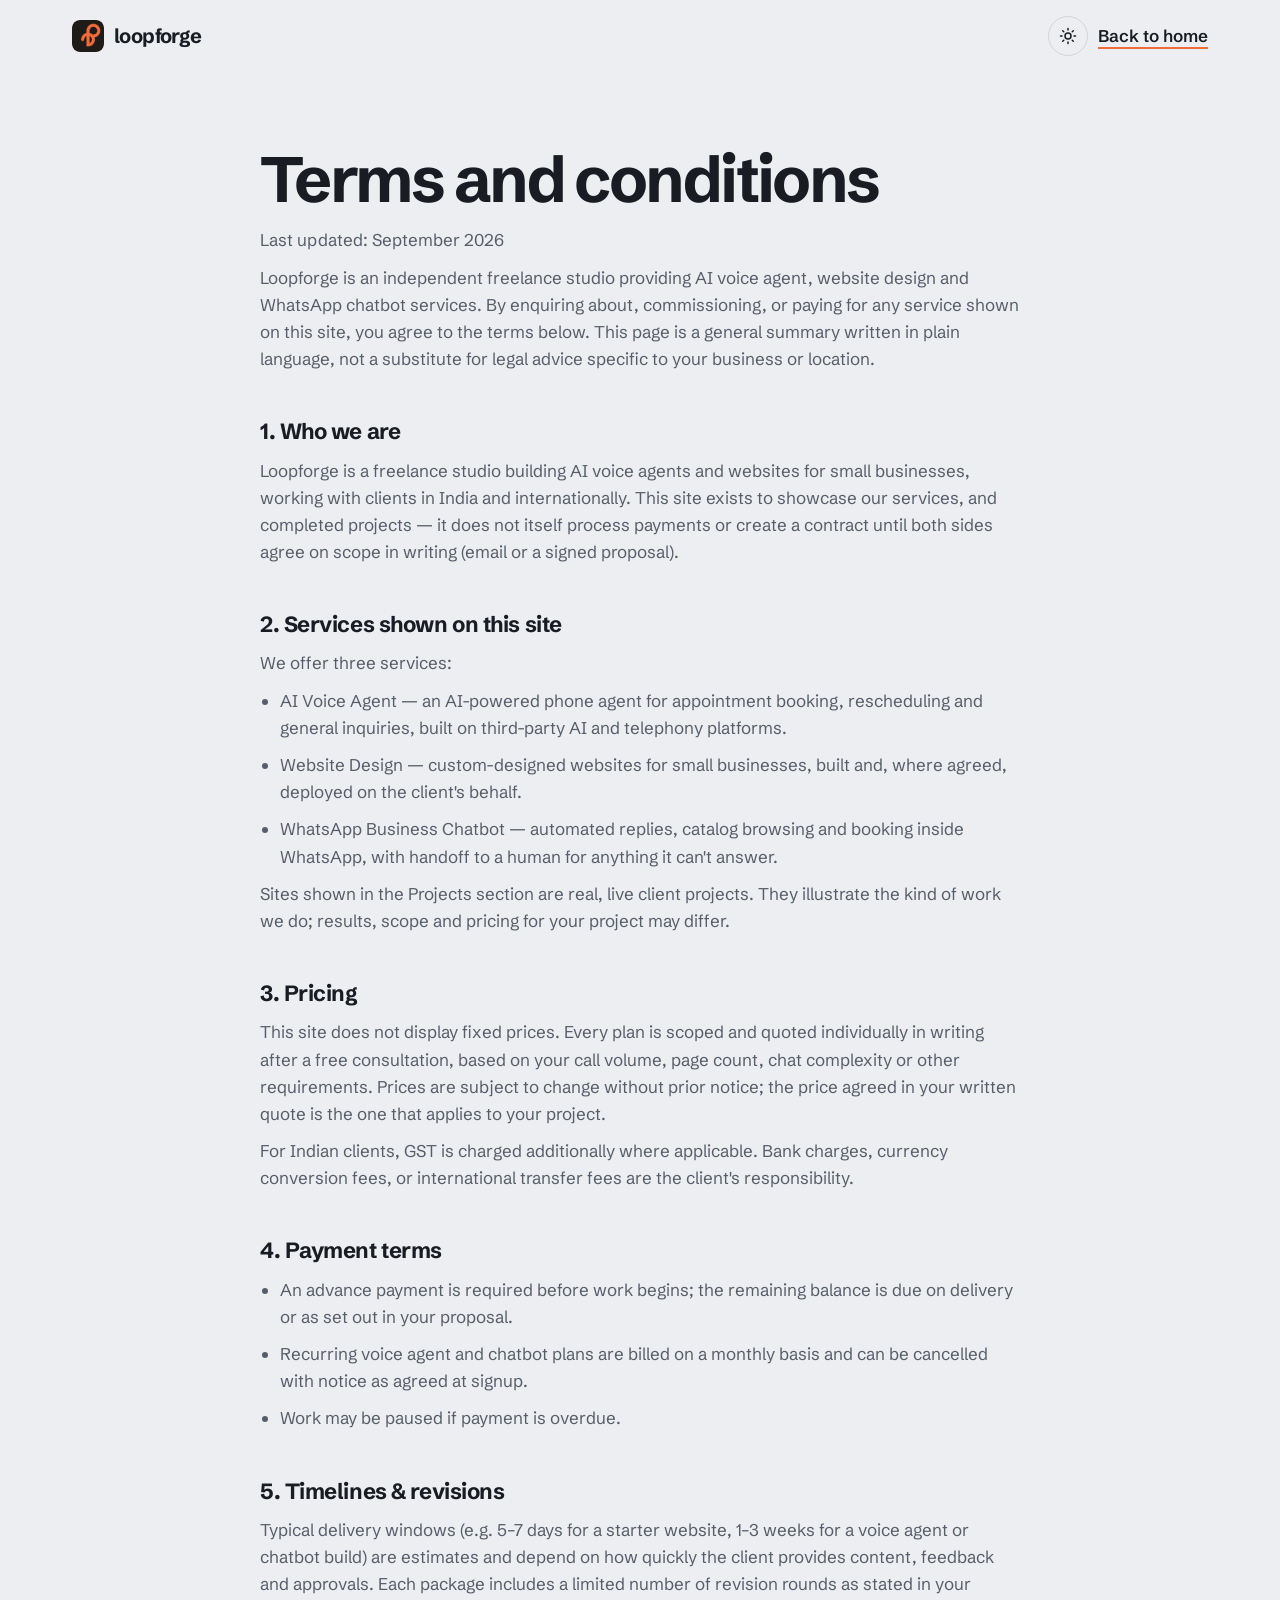
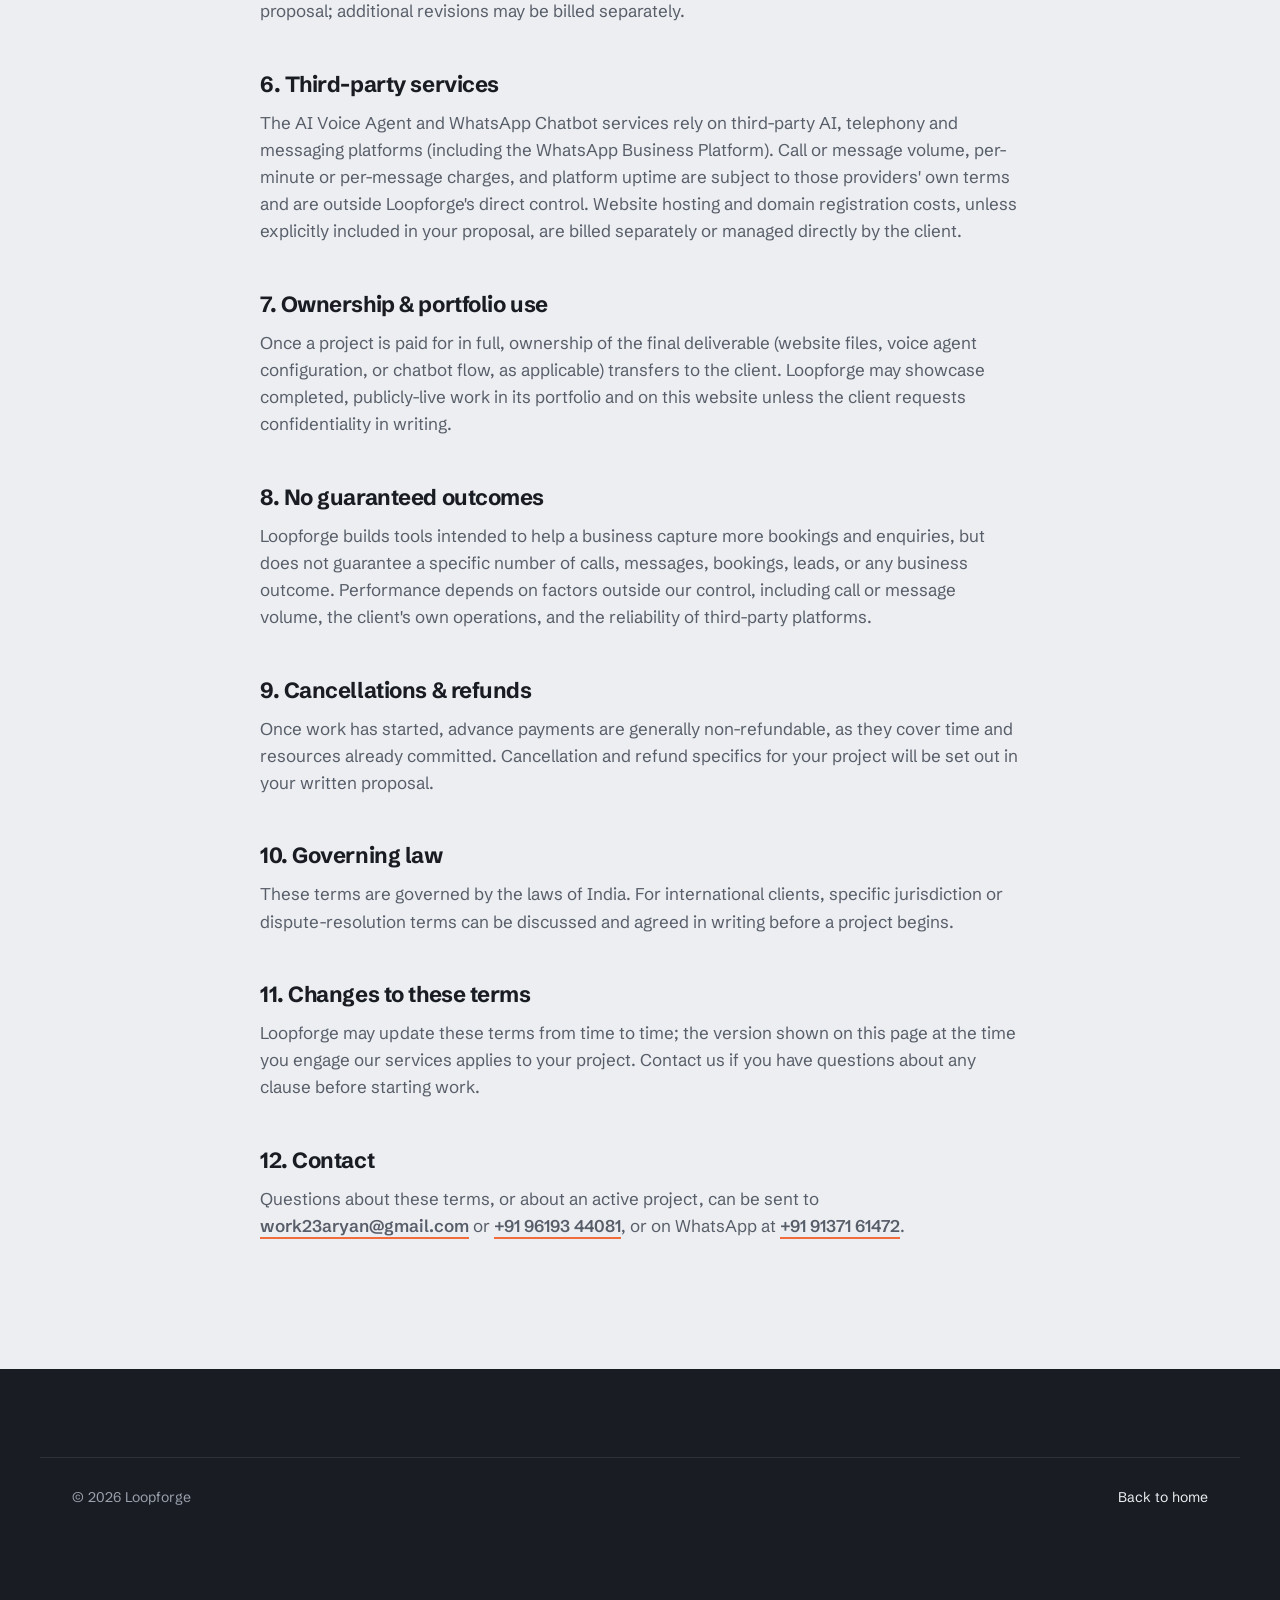
<file: terms.html>
<!doctype html>
<html lang="en">
<head>
<meta charset="utf-8">
<meta name="viewport" content="width=device-width, initial-scale=1">
<title>Terms and Conditions | Loopforge</title>
<meta name="description" content="Plain-language terms for Loopforge AI voice agent, website design and WhatsApp chatbot projects: pricing, payment, timelines, ownership and refunds.">
<link rel="canonical" href="https://loopforge.ai/terms.html">
<meta name="robots" content="index, follow">
<link rel="icon" href="images/logo.png" type="image/png">
<link rel="preconnect" href="https://fonts.googleapis.com">
<link rel="preconnect" href="https://fonts.gstatic.com" crossorigin>
<link href="https://fonts.googleapis.com/css2?family=Schibsted+Grotesk:wght@400;500;600;700;800&display=swap" rel="stylesheet">
<link rel="stylesheet" href="styles.css">
<script>
  (function () {
    var t = null;
    try { t = localStorage.getItem("loopforge-theme"); } catch (e) {}
    if (t !== "dark" && t !== "light") t = matchMedia("(prefers-color-scheme: dark)").matches ? "dark" : "light";
    document.documentElement.setAttribute("data-theme", t);
  })();
</script>
</head>
<body>

<header class="nav">
  <div class="wrap nav-inner">
    <a href="index.html" class="brand" aria-label="Loopforge home"><img src="images/logo.png" alt="" width="32" height="32">loopforge</a>
    <div class="nav-actions">
      <button type="button" id="theme-toggle" class="theme-toggle" aria-label="Switch light or dark theme">
        <svg class="i-sun" width="18" height="18" viewBox="0 0 24 24" fill="none" stroke="currentColor" stroke-width="2" stroke-linecap="round" stroke-linejoin="round" aria-hidden="true"><circle cx="12" cy="12" r="4" /><path d="M12 2v2" /><path d="M12 20v2" /><path d="m4.93 4.93 1.41 1.41" /><path d="m17.66 17.66 1.41 1.41" /><path d="M2 12h2" /><path d="M20 12h2" /><path d="m6.34 17.66-1.41 1.41" /><path d="m19.07 4.93-1.41 1.41" /></svg>
        <svg class="i-moon" width="18" height="18" viewBox="0 0 24 24" fill="none" stroke="currentColor" stroke-width="2" stroke-linecap="round" stroke-linejoin="round" aria-hidden="true"><path d="M12 3a6 6 0 0 0 9 9 9 9 0 1 1-9-9Z" /></svg>
      </button>
      <a href="index.html" class="link">Back to home</a>
    </div>
  </div>
</header>

<main class="wrap narrow legal">
  <h1>Terms and conditions</h1>
  <p>Last updated: September 2026</p>
  <p>Loopforge is an independent freelance studio providing AI voice agent, website design and WhatsApp chatbot services. By enquiring about, commissioning, or paying for any service shown on this site, you agree to the terms below. This page is a general summary written in plain language, not a substitute for legal advice specific to your business or location.</p>

  <h2>1. Who we are</h2>
  <p>Loopforge is a freelance studio building AI voice agents and websites for small businesses, working with clients in India and internationally. This site exists to showcase our services, and completed projects — it does not itself process payments or create a contract until both sides agree on scope in writing (email or a signed proposal).</p>

  <h2>2. Services shown on this site</h2>
  <p>We offer three services:</p>
  <ul>
    <li>AI Voice Agent — an AI-powered phone agent for appointment booking, rescheduling and general inquiries, built on third-party AI and telephony platforms.</li>
    <li>Website Design — custom-designed websites for small businesses, built and, where agreed, deployed on the client's behalf.</li>
    <li>WhatsApp Business Chatbot — automated replies, catalog browsing and booking inside WhatsApp, with handoff to a human for anything it can't answer.</li>
  </ul>
  <p>Sites shown in the Projects section are real, live client projects. They illustrate the kind of work we do; results, scope and pricing for your project may differ.</p>

  <h2>3. Pricing</h2>
  <p>This site does not display fixed prices. Every plan is scoped and quoted individually in writing after a free consultation, based on your call volume, page count, chat complexity or other requirements. Prices are subject to change without prior notice; the price agreed in your written quote is the one that applies to your project.</p>
  <p>For Indian clients, GST is charged additionally where applicable. Bank charges, currency conversion fees, or international transfer fees are the client's responsibility.</p>

  <h2>4. Payment terms</h2>
  <ul>
    <li>An advance payment is required before work begins; the remaining balance is due on delivery or as set out in your proposal.</li>
    <li>Recurring voice agent and chatbot plans are billed on a monthly basis and can be cancelled with notice as agreed at signup.</li>
    <li>Work may be paused if payment is overdue.</li>
  </ul>

  <h2>5. Timelines &amp; revisions</h2>
  <p>Typical delivery windows (e.g. 5–7 days for a starter website, 1–3 weeks for a voice agent or chatbot build) are estimates and depend on how quickly the client provides content, feedback and approvals. Each package includes a limited number of revision rounds as stated in your proposal; additional revisions may be billed separately.</p>

  <h2>6. Third-party services</h2>
  <p>The AI Voice Agent and WhatsApp Chatbot services rely on third-party AI, telephony and messaging platforms (including the WhatsApp Business Platform). Call or message volume, per-minute or per-message charges, and platform uptime are subject to those providers' own terms and are outside Loopforge's direct control. Website hosting and domain registration costs, unless explicitly included in your proposal, are billed separately or managed directly by the client.</p>

  <h2>7. Ownership &amp; portfolio use</h2>
  <p>Once a project is paid for in full, ownership of the final deliverable (website files, voice agent configuration, or chatbot flow, as applicable) transfers to the client. Loopforge may showcase completed, publicly-live work in its portfolio and on this website unless the client requests confidentiality in writing.</p>

  <h2>8. No guaranteed outcomes</h2>
  <p>Loopforge builds tools intended to help a business capture more bookings and enquiries, but does not guarantee a specific number of calls, messages, bookings, leads, or any business outcome. Performance depends on factors outside our control, including call or message volume, the client's own operations, and the reliability of third-party platforms.</p>

  <h2>9. Cancellations &amp; refunds</h2>
  <p>Once work has started, advance payments are generally non-refundable, as they cover time and resources already committed. Cancellation and refund specifics for your project will be set out in your written proposal.</p>

  <h2>10. Governing law</h2>
  <p>These terms are governed by the laws of India. For international clients, specific jurisdiction or dispute-resolution terms can be discussed and agreed in writing before a project begins.</p>

  <h2>11. Changes to these terms</h2>
  <p>Loopforge may update these terms from time to time; the version shown on this page at the time you engage our services applies to your project. Contact us if you have questions about any clause before starting work.</p>

  <h2>12. Contact</h2>
  <p>Questions about these terms, or about an active project, can be sent to <a class="link" href="mailto:work23aryan@gmail.com">work23aryan@gmail.com</a> or <a class="link" href="tel:+919619344081">+91 96193 44081</a>, or on WhatsApp at <a class="link" href="https://wa.me/919137161472" target="_blank" rel="noopener">+91 91371 61472</a>.</p>
</main>

<footer class="footer">
  <div class="wrap footer-bottom">
    <span>© 2026 Loopforge</span>
    <a href="index.html">Back to home</a>
  </div>
</footer>

<script src="script.js"></script>
</body>
</html>
</file>
<file: styles.css>
/* ==========================================================================
   Loopforge — stylesheet
   Palette: fog / graphite / forge orange (from the logo). One family: Schibsted Grotesk.
   ========================================================================== */

:root{
  --bg:#ECEEF1;
  --surface:#F7F8FA;
  --ink:#191C22;
  --ink-soft:#585E69;
  --line:rgba(25,28,34,0.12);
  --forge:#F26B3A;
  --forge-ink:#C24A1D;      /* orange text on light backgrounds (AA) */
  --live:#1F9D6B;
  --call-bg:#191C22;
  --call-ink:#EDEFF2;
  --call-soft:#9AA1AD;
  --call-line:rgba(237,239,242,0.1);
  --radius:18px;
  --wrap:1200px;
  color-scheme:light;
}
html[data-theme="dark"]{
  --bg:#121419;
  --surface:#1A1D24;
  --ink:#E9EBEF;
  --ink-soft:#A0A6B1;
  --line:rgba(233,235,239,0.12);
  --forge-ink:#FF8A5C;
  --call-bg:#1E222A;
  color-scheme:dark;
}

*,*::before,*::after{box-sizing:border-box;}
html{scroll-behavior:smooth;scroll-padding-top:84px;}
body{
  margin:0;background:var(--bg);color:var(--ink);
  font-family:'Schibsted Grotesk',system-ui,sans-serif;
  font-size:17px;line-height:1.6;
  -webkit-font-smoothing:antialiased;
}
h1,h2,h3,h4{margin:0;font-weight:700;letter-spacing:-0.02em;line-height:1.1;}
p,ul,ol{margin:0;}
a{color:inherit;}
img,svg{display:block;max-width:100%;}
button,input,select,textarea{font:inherit;}
::selection{background:var(--forge);color:#fff;}
:focus-visible{outline:2px solid var(--forge);outline-offset:3px;border-radius:6px;}

.wrap{max-width:var(--wrap);margin:0 auto;padding:0 32px;}
.narrow{max-width:760px;}
.muted{color:var(--ink-soft);}
.sr-only{position:absolute;width:1px;height:1px;overflow:hidden;clip:rect(0 0 0 0);white-space:nowrap;}
.skip{position:absolute;left:16px;top:-60px;background:var(--ink);color:var(--bg);padding:10px 16px;border-radius:10px;z-index:100;}
.skip:focus{top:12px;}

/* ---------- buttons & links ---------- */
.btn{
  display:inline-flex;align-items:center;justify-content:center;gap:10px;
  padding:14px 24px;border-radius:999px;border:0;
  font-size:16px;font-weight:600;text-decoration:none;white-space:nowrap;cursor:pointer;
  background:var(--ink);color:var(--bg);
  transition:transform .15s ease, background-color .2s ease;
}
.btn:hover{background:var(--forge);color:#fff;}
.btn:active{transform:scale(.97);}
.btn-small{padding:10px 18px;font-size:15px;}
.btn-block{width:100%;}
.link{font-weight:600;text-decoration:underline;text-decoration-thickness:1.5px;text-underline-offset:5px;text-decoration-color:var(--forge);}
.link:hover{color:var(--forge-ink);}
.link .ext{display:inline-block;vertical-align:-2px;margin-left:4px;}

/* ---------- nav ---------- */
.nav{position:sticky;top:0;z-index:50;background:color-mix(in srgb, var(--bg) 88%, transparent);backdrop-filter:blur(10px);-webkit-backdrop-filter:blur(10px);}
.nav-inner{display:flex;align-items:center;justify-content:space-between;height:72px;gap:24px;}
.brand{display:flex;align-items:center;gap:10px;text-decoration:none;font-weight:700;font-size:20px;letter-spacing:-0.03em;}
.brand img{border-radius:8px;}
.nav-links{display:flex;gap:32px;list-style:none;padding:0;}
.nav-links a{text-decoration:none;font-size:15px;color:var(--ink-soft);}
.nav-links a:hover{color:var(--ink);}
.nav-actions{display:flex;align-items:center;gap:10px;}
.theme-toggle{width:40px;height:40px;border-radius:50%;border:1px solid var(--line);background:transparent;color:var(--ink);display:grid;place-items:center;cursor:pointer;}
.theme-toggle .i-moon{display:none;}
html[data-theme="dark"] .theme-toggle .i-sun{display:none;}
html[data-theme="dark"] .theme-toggle .i-moon{display:block;}

/* ---------- hero ---------- */
.hero{padding:72px 0 112px;}
.hero-grid{display:grid;grid-template-columns:1.1fr .9fr;gap:64px;align-items:center;}
.hero h1{font-size:clamp(3rem,6.4vw + .5rem,6.4rem);font-weight:800;letter-spacing:-0.045em;line-height:.94;}
.hero-lede{margin-top:32px;max-width:34ch;font-size:clamp(18px,1.2vw + 12px,21px);line-height:1.5;color:var(--ink-soft);}
.hero-lede strong{color:var(--ink);font-weight:600;}
.hero-cta{display:flex;align-items:center;gap:28px;margin-top:40px;flex-wrap:wrap;}

/* the call: the one moving thing on the page */
.call{
  background:var(--call-bg);color:var(--call-ink);border-radius:26px;padding:26px 26px 22px;
  box-shadow:0 40px 80px -40px rgba(25,28,34,.55);
}
html[data-theme="dark"] .call{box-shadow:none;outline:1px solid var(--call-line);}
.call-head{display:flex;align-items:center;justify-content:space-between;gap:12px;padding-bottom:18px;border-bottom:1px solid var(--call-line);}
.call-who{display:flex;align-items:center;gap:12px;}
.call-avatar{width:40px;height:40px;border-radius:50%;background:var(--forge);display:grid;place-items:center;flex-shrink:0;}
.call-name{font-weight:600;font-size:15px;line-height:1.3;}
.call-status{font-size:13px;color:var(--call-soft);display:flex;align-items:center;gap:7px;}
.call-timer{font-variant-numeric:tabular-nums;font-size:14px;color:var(--call-soft);}
.dot{width:7px;height:7px;border-radius:50%;background:var(--live);display:inline-block;flex-shrink:0;}
.call-log{list-style:none;padding:18px 0 4px;display:flex;flex-direction:column;gap:14px;min-height:300px;}
.call-line{display:grid;grid-template-columns:52px 1fr;gap:10px;font-size:15.5px;line-height:1.45;}
.call-line .who{font-size:13px;color:var(--call-soft);padding-top:2px;}
.call-line.agent p{color:#fff;}
.call-line.caller p{color:var(--call-soft);}
.call-done{
  display:flex;gap:12px;align-items:flex-start;margin-top:6px;padding:14px 16px;border-radius:14px;
  background:rgba(31,157,107,.14);color:#C9F2DF;font-size:14.5px;line-height:1.45;
}
.call-done svg{flex-shrink:0;margin-top:1px;color:#4CD49B;}
.typing{display:inline-flex;gap:4px;padding:8px 0;}
.typing i{width:6px;height:6px;border-radius:50%;background:var(--call-soft);animation:blink 1s infinite;}
.typing i:nth-child(2){animation-delay:.15s;}
.typing i:nth-child(3){animation-delay:.3s;}
@keyframes blink{0%,100%{opacity:.25;}50%{opacity:1;}}
.call-caption{margin-top:14px;font-size:14px;color:var(--ink-soft);}

/* progressive reveal (only when JS is running and motion is allowed) */
.js-anim .call-log > li{opacity:0;transform:translateY(6px);transition:opacity .35s ease, transform .35s ease;}
.js-anim .call-log > li.is-in{opacity:1;transform:none;}

/* ---------- sections ---------- */
.section{padding:112px 0;}
.section-alt{background:var(--surface);}
.section-head{display:grid;grid-template-columns:1fr 1fr;gap:48px;align-items:end;margin-bottom:64px;}
.section-head h2{font-size:clamp(2.1rem,3vw + 1rem,3.6rem);letter-spacing:-0.035em;line-height:1;}
.section-head p{max-width:46ch;color:var(--ink-soft);}

/* services as rows, not cards */
.services{list-style:none;padding:0;border-top:1px solid var(--line);}
.service{display:grid;grid-template-columns:1fr 1.2fr .8fr;gap:48px;padding:44px 0;border-bottom:1px solid var(--line);}
.service h3{font-size:clamp(1.6rem,1.6vw + 1rem,2.25rem);letter-spacing:-0.03em;}
.service-icon{width:44px;height:44px;border-radius:12px;display:grid;place-items:center;margin-bottom:20px;background:var(--ink);color:var(--bg);}
.service:first-child .service-icon{background:var(--forge);color:#fff;}
.service-body > p{font-size:18px;margin-bottom:18px;}
.ticks{list-style:none;padding:0;display:flex;flex-direction:column;gap:8px;}
.ticks li{position:relative;padding-left:22px;color:var(--ink-soft);font-size:16px;}
.ticks li::before{content:"";position:absolute;left:0;top:.68em;width:10px;height:2px;background:var(--forge);}
.service-for{font-size:15px;color:var(--ink-soft);display:flex;flex-direction:column;gap:16px;justify-content:space-between;}
.service-for strong{display:block;color:var(--ink);font-weight:600;margin-bottom:2px;}

/* projects: real screenshots of live client sites */
.projects{display:grid;grid-template-columns:1fr 1fr;gap:72px 40px;}
.project{display:flex;flex-direction:column;}
.project-featured{grid-column:1 / -1;display:grid;grid-template-columns:1.45fr 1fr;gap:56px;align-items:center;}
.shot{display:block;text-decoration:none;border-radius:16px;overflow:hidden;background:var(--surface);border:1px solid var(--line);box-shadow:0 30px 60px -40px rgba(25,28,34,.45);transition:transform .25s ease, box-shadow .25s ease;}
.shot:hover{transform:translateY(-4px);box-shadow:0 40px 70px -40px rgba(25,28,34,.55);}
.shot-bar{display:flex;align-items:center;gap:6px;height:34px;padding:0 14px;border-bottom:1px solid var(--line);font-size:12.5px;color:var(--ink-soft);}
.shot-bar i{width:9px;height:9px;border-radius:50%;background:var(--line);}
.shot-bar span{margin-left:10px;overflow:hidden;text-overflow:ellipsis;white-space:nowrap;}
.shot img{width:100%;height:auto;aspect-ratio:16 / 10;object-fit:cover;object-position:top;}
.project-body{padding-top:26px;display:flex;flex-direction:column;gap:12px;align-items:flex-start;}
.project-featured .project-body{padding-top:0;}
.project-where{font-size:15px;color:var(--ink-soft);display:flex;align-items:center;gap:8px;}
.project-where::before{content:"";width:7px;height:7px;border-radius:50%;background:var(--live);}
.project h3{font-size:clamp(1.5rem,1.2vw + 1rem,2rem);letter-spacing:-0.03em;}
.project-featured h3{font-size:clamp(2rem,2vw + 1rem,3rem);}
.project-body > p:not(.project-where){color:var(--ink-soft);max-width:52ch;}
.project-tags{list-style:none;padding:0;display:flex;flex-wrap:wrap;gap:8px;margin:4px 0 6px;}
.project-tags li{font-size:13.5px;padding:5px 12px;border-radius:999px;background:var(--surface);border:1px solid var(--line);}
.open-slot{margin-top:72px;padding-top:28px;border-top:1px solid var(--line);display:flex;justify-content:space-between;align-items:center;gap:16px;flex-wrap:wrap;}

/* process: a real sequence, so numbers are earned */
.steps{list-style:none;padding:0;display:grid;grid-template-columns:repeat(4,1fr);gap:32px;counter-reset:step;}
.steps li{counter-increment:step;padding-top:28px;border-top:2px solid var(--ink);}
.steps li:first-child{border-top-color:var(--forge);}
.steps li::before{content:counter(step);display:block;font-size:15px;font-weight:700;color:var(--forge-ink);margin-bottom:14px;font-variant-numeric:tabular-nums;}
.steps h3{font-size:22px;margin-bottom:10px;}
.steps p{color:var(--ink-soft);font-size:16px;}

/* pricing */
.tabs{display:inline-flex;gap:4px;padding:4px;border-radius:999px;background:var(--surface);border:1px solid var(--line);margin-bottom:28px;flex-wrap:wrap;}
.tab{border:0;background:transparent;color:var(--ink-soft);padding:10px 18px;border-radius:999px;font-weight:600;font-size:15px;cursor:pointer;}
.tab[aria-selected="true"]{background:var(--ink);color:var(--bg);}
.panel-note{max-width:70ch;color:var(--ink-soft);font-size:16px;margin-bottom:36px;}
.plans{display:grid;grid-template-columns:repeat(3,1fr);gap:20px;}
.plan{background:var(--surface);border-radius:var(--radius);padding:32px;display:flex;flex-direction:column;gap:14px;border:1px solid transparent;}
.plan-top{display:flex;justify-content:space-between;align-items:baseline;gap:12px;}
.plan h3{font-size:26px;letter-spacing:-0.03em;}
.plan > p{color:var(--ink-soft);font-size:16px;min-height:3.2em;}
.plan .ticks{margin:8px 0 24px;flex-grow:1;}
.plan .ticks li{color:var(--ink);}
.plan .btn{margin-top:auto;}
.plan .btn{background:transparent;color:var(--ink);box-shadow:inset 0 0 0 1.5px var(--ink);}
.plan .btn:hover{background:var(--ink);color:var(--bg);}
.pricing-foot{margin-top:28px;font-size:15px;color:var(--ink-soft);max-width:70ch;}

/* faq */
.faq-grid{display:grid;grid-template-columns:.8fr 1.2fr;gap:64px;}
.faq-grid h2{font-size:clamp(2.1rem,3vw + 1rem,3.6rem);letter-spacing:-0.035em;line-height:1;position:sticky;top:110px;}
.faq{border-top:1px solid var(--line);}
.faq details{border-bottom:1px solid var(--line);}
.faq summary{list-style:none;cursor:pointer;padding:24px 40px 24px 0;font-size:19px;font-weight:600;position:relative;line-height:1.35;}
.faq summary::-webkit-details-marker{display:none;}
.faq summary::after{content:"";position:absolute;right:6px;top:50%;width:12px;height:12px;margin-top:-8px;border-right:2px solid var(--ink);border-bottom:2px solid var(--ink);transform:rotate(45deg);transition:transform .2s ease;}
.faq details[open] summary::after{transform:rotate(-135deg);margin-top:-2px;}
.faq details p{padding:0 40px 26px 0;color:var(--ink-soft);max-width:66ch;}

/* contact */
.contact-grid{display:grid;grid-template-columns:1fr 1fr;gap:72px;align-items:start;}
.contact-grid h2{font-size:clamp(2.4rem,4vw + 1rem,4.6rem);letter-spacing:-0.045em;line-height:.98;}
.contact-intro{margin-top:24px;color:var(--ink-soft);max-width:42ch;}
.contact-list{list-style:none;padding:0;margin-top:40px;display:flex;flex-direction:column;gap:14px;font-size:18px;}
.contact-list span{display:block;font-size:14px;color:var(--ink-soft);}

.form-card{background:var(--surface);border-radius:24px;padding:36px;min-height:520px;display:flex;flex-direction:column;justify-content:center;}
.form-head{display:flex;justify-content:space-between;align-items:baseline;margin-bottom:18px;gap:12px;}
.form-head p:first-child{font-weight:700;font-size:20px;letter-spacing:-0.02em;}
.form-head p:last-child{font-size:14px;color:var(--ink-soft);}
.progress{display:flex;gap:6px;margin-bottom:28px;}
.seg{flex:1;height:4px;border-radius:999px;background:var(--line);overflow:hidden;}
.seg-fill{height:100%;width:0;background:var(--forge);transition:width .4s cubic-bezier(.22,1,.36,1);}
.seg-fill.filled{width:100%;}
.form{display:flex;flex-direction:column;gap:18px;}
.field{display:flex;flex-direction:column;gap:6px;}
.field label{font-size:14px;font-weight:600;}
.input{
  padding:14px 16px;border-radius:12px;border:1.5px solid var(--line);
  background:var(--bg);color:var(--ink);font-size:16px;width:100%;
  transition:border-color .2s ease, box-shadow .2s ease;
}
.input:focus{outline:none;border-color:var(--forge);box-shadow:0 0 0 4px rgba(242,107,58,.16);}
.summary-strip{display:flex;align-items:center;gap:10px;padding:12px 14px;border-radius:12px;background:var(--bg);font-size:14px;color:var(--ink-soft);transition:background-color .3s ease;}
.summary-strip.filled{background:rgba(242,107,58,.1);color:var(--ink);}
.summary-badge{width:22px;height:22px;border-radius:50%;background:var(--line);display:grid;place-items:center;flex-shrink:0;color:transparent;transition:background-color .3s ease,color .3s ease;}
.summary-badge.filled{background:var(--forge);color:#fff;}

/* Formspree states */
[data-fs-success],[data-fs-error]{display:none;}
.fs-error{padding:14px 16px;border-radius:12px;margin-bottom:20px;background:rgba(242,107,58,.12);font-size:15px;}
.field-error{font-size:13px;color:var(--forge-ink);}
[data-fs-submit-btn]:disabled{opacity:.6;cursor:not-allowed;transform:none;}
.success{display:none;flex-direction:column;align-items:flex-start;gap:14px;padding:12px 4px;animation:fadeUp .38s cubic-bezier(.16,1,.3,1);}
.success-icon{width:56px;height:56px;border-radius:50%;display:grid;place-items:center;background:rgba(31,157,107,.14);color:var(--live);margin-bottom:6px;}
.success h3{font-size:30px;letter-spacing:-0.03em;}
.success p{color:var(--ink-soft);max-width:38ch;}
.success button{margin-top:8px;background:transparent;border:1px solid var(--line);color:var(--ink);padding:10px 18px;border-radius:999px;cursor:pointer;font-size:15px;}
.success button:hover{border-color:var(--ink);}
@keyframes fadeUp{from{opacity:0;transform:translateY(10px);}to{opacity:1;transform:none;}}

/* WhatsApp */
.service-links{display:flex;flex-direction:column;gap:10px;align-items:flex-start;}
.wa-link{display:inline-flex;align-items:center;gap:6px;}
.wa-link svg,.wa-chip svg{color:#1FA855;flex-shrink:0;}
.panel-wa{margin:-20px 0 32px;font-size:15px;color:var(--ink-soft);}
.wa-choose{margin-top:32px;}
.wa-choose > p:first-child{font-weight:600;margin-bottom:12px;}
.wa-choose ul{list-style:none;padding:0;display:flex;flex-wrap:wrap;gap:10px;}
.wa-chip{display:inline-flex;align-items:center;gap:8px;padding:10px 16px;border-radius:999px;border:1.5px solid var(--line);background:var(--surface);text-decoration:none;font-weight:600;font-size:15px;transition:border-color .2s ease;}
.wa-chip:hover{border-color:#1FA855;}
.wa-hint{margin-top:12px;font-size:14px;color:var(--ink-soft);max-width:44ch;}
.wa-widget{position:fixed;right:16px;bottom:max(16px, env(safe-area-inset-bottom));z-index:60;display:flex;flex-direction:column;align-items:flex-end;gap:12px;}
.wa-float{display:inline-flex;align-items:center;gap:10px;height:54px;padding:0 20px 0 16px;border-radius:999px;background:#1FA855;color:#fff;font-weight:700;font-size:16px;text-decoration:none;box-shadow:0 14px 30px -10px rgba(0,0,0,.45);transition:transform .2s ease;}
.wa-float:hover{transform:translateY(-2px);}
.wa-sheet{width:min(340px,calc(100vw - 32px));background:var(--surface);color:var(--ink);border-radius:20px;padding:18px;box-shadow:0 30px 60px -20px rgba(0,0,0,.45);border:1px solid var(--line);animation:fadeUp .25s cubic-bezier(.16,1,.3,1);}
.wa-sheet[hidden]{display:none;}
.wa-sheet-head{display:flex;justify-content:space-between;align-items:center;gap:12px;}
.wa-sheet-head p{font-weight:700;font-size:17px;letter-spacing:-0.01em;}
.wa-close{width:44px;height:44px;border-radius:50%;border:0;background:var(--bg);color:var(--ink);font-size:22px;line-height:1;cursor:pointer;flex-shrink:0;}
.wa-sheet-sub{font-size:14px;color:var(--ink-soft);margin:6px 0 14px;}
.wa-options{list-style:none;padding:0;display:flex;flex-direction:column;gap:8px;}
.wa-options a{display:flex;flex-direction:column;padding:12px 14px;border-radius:14px;background:var(--bg);text-decoration:none;border:1.5px solid transparent;}
.wa-options a:hover,.wa-options a:focus-visible{border-color:#1FA855;}
.wa-options strong{font-size:16px;}
.wa-options span{font-size:13.5px;color:var(--ink-soft);}

/* ---------- footer ---------- */
.footer{background:var(--call-bg);color:var(--call-ink);padding:88px 0 96px;}
.footer-top{display:grid;grid-template-columns:1.6fr 1fr 1fr 1.2fr;gap:40px;padding-bottom:64px;}
.footer .brand{color:var(--call-ink);margin-bottom:16px;}
.footer p,.footer li{color:var(--call-soft);font-size:15px;}
.footer h2{font-size:14px;font-weight:600;color:var(--call-soft);letter-spacing:0;margin-bottom:16px;}
.footer ul{list-style:none;padding:0;display:flex;flex-direction:column;gap:10px;}
.footer a{text-decoration:none;color:var(--call-ink);}
.footer a:hover{color:var(--forge);}
.footer-bottom{display:flex;justify-content:space-between;gap:16px;flex-wrap:wrap;padding-top:28px;border-top:1px solid var(--call-line);font-size:14px;color:var(--call-soft);}

/* ---------- legal page ---------- */
.legal{padding:72px 0 120px;}
.legal h1{font-size:clamp(2.4rem,4vw + 1rem,4rem);letter-spacing:-0.04em;margin-bottom:12px;}
.legal h2{font-size:22px;margin:48px 0 12px;}
.legal p,.legal li{color:var(--ink-soft);margin-bottom:10px;}
.legal ul{padding-left:20px;}

/* ---------- responsive ---------- */
@media (max-width:1000px){
  .hero-grid{grid-template-columns:1fr;gap:56px;}
  .service{grid-template-columns:1fr 1.4fr;}
  .service-for{grid-column:2;}
  .steps{grid-template-columns:1fr 1fr;row-gap:40px;}
  .footer-top{grid-template-columns:1fr 1fr;}
}
@media (max-width:820px){
  .wrap{padding:0 20px;}
  .nav-links{display:none;}
  .hero{padding:40px 0 80px;}
  .section{padding:80px 0;}
  .section-head{grid-template-columns:1fr;gap:20px;margin-bottom:44px;}
  .service{grid-template-columns:1fr;gap:20px;padding:36px 0;}
  .service-for{grid-column:auto;}
  .projects,.project-featured,.plans,.faq-grid,.contact-grid{grid-template-columns:1fr;}
  .projects{gap:56px;}
  .project-featured{gap:0;}
  .project-featured .project-body{padding-top:26px;}
  .faq-grid,.contact-grid{gap:40px;}
  .faq-grid h2{position:static;}
  .plan,.form-card{padding:28px 22px;}
  .plan > p{min-height:0;}
  .form-card{min-height:0;}
}
@media (max-width:520px){
  .steps,.footer-top{grid-template-columns:1fr;}
  .nav-actions .btn{display:none;}
  .call{padding:20px 18px 18px;}
  .call-line{grid-template-columns:1fr;gap:2px;}
  .call-log{min-height:0;}
}

@media (prefers-reduced-motion:reduce){
  html{scroll-behavior:auto;}
  *,*::before,*::after{animation:none !important;transition:none !important;}
}
</file>
